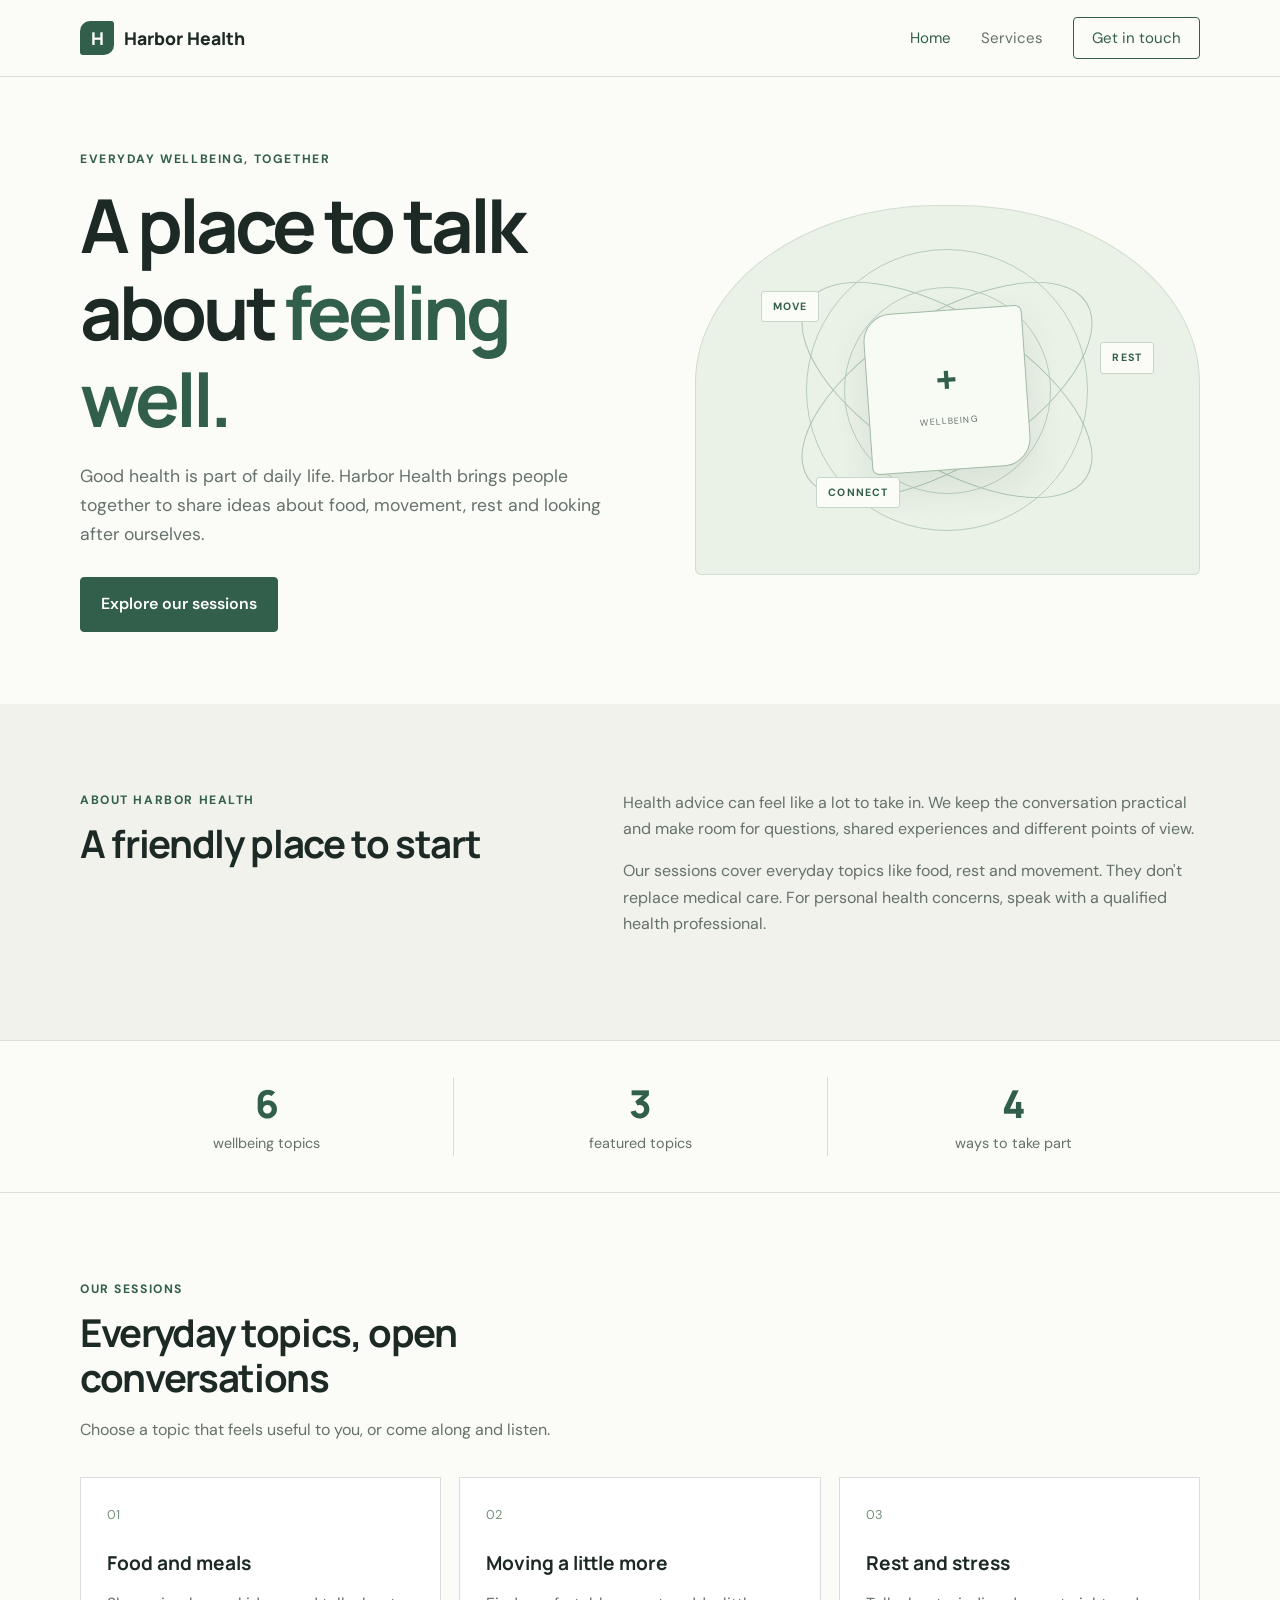
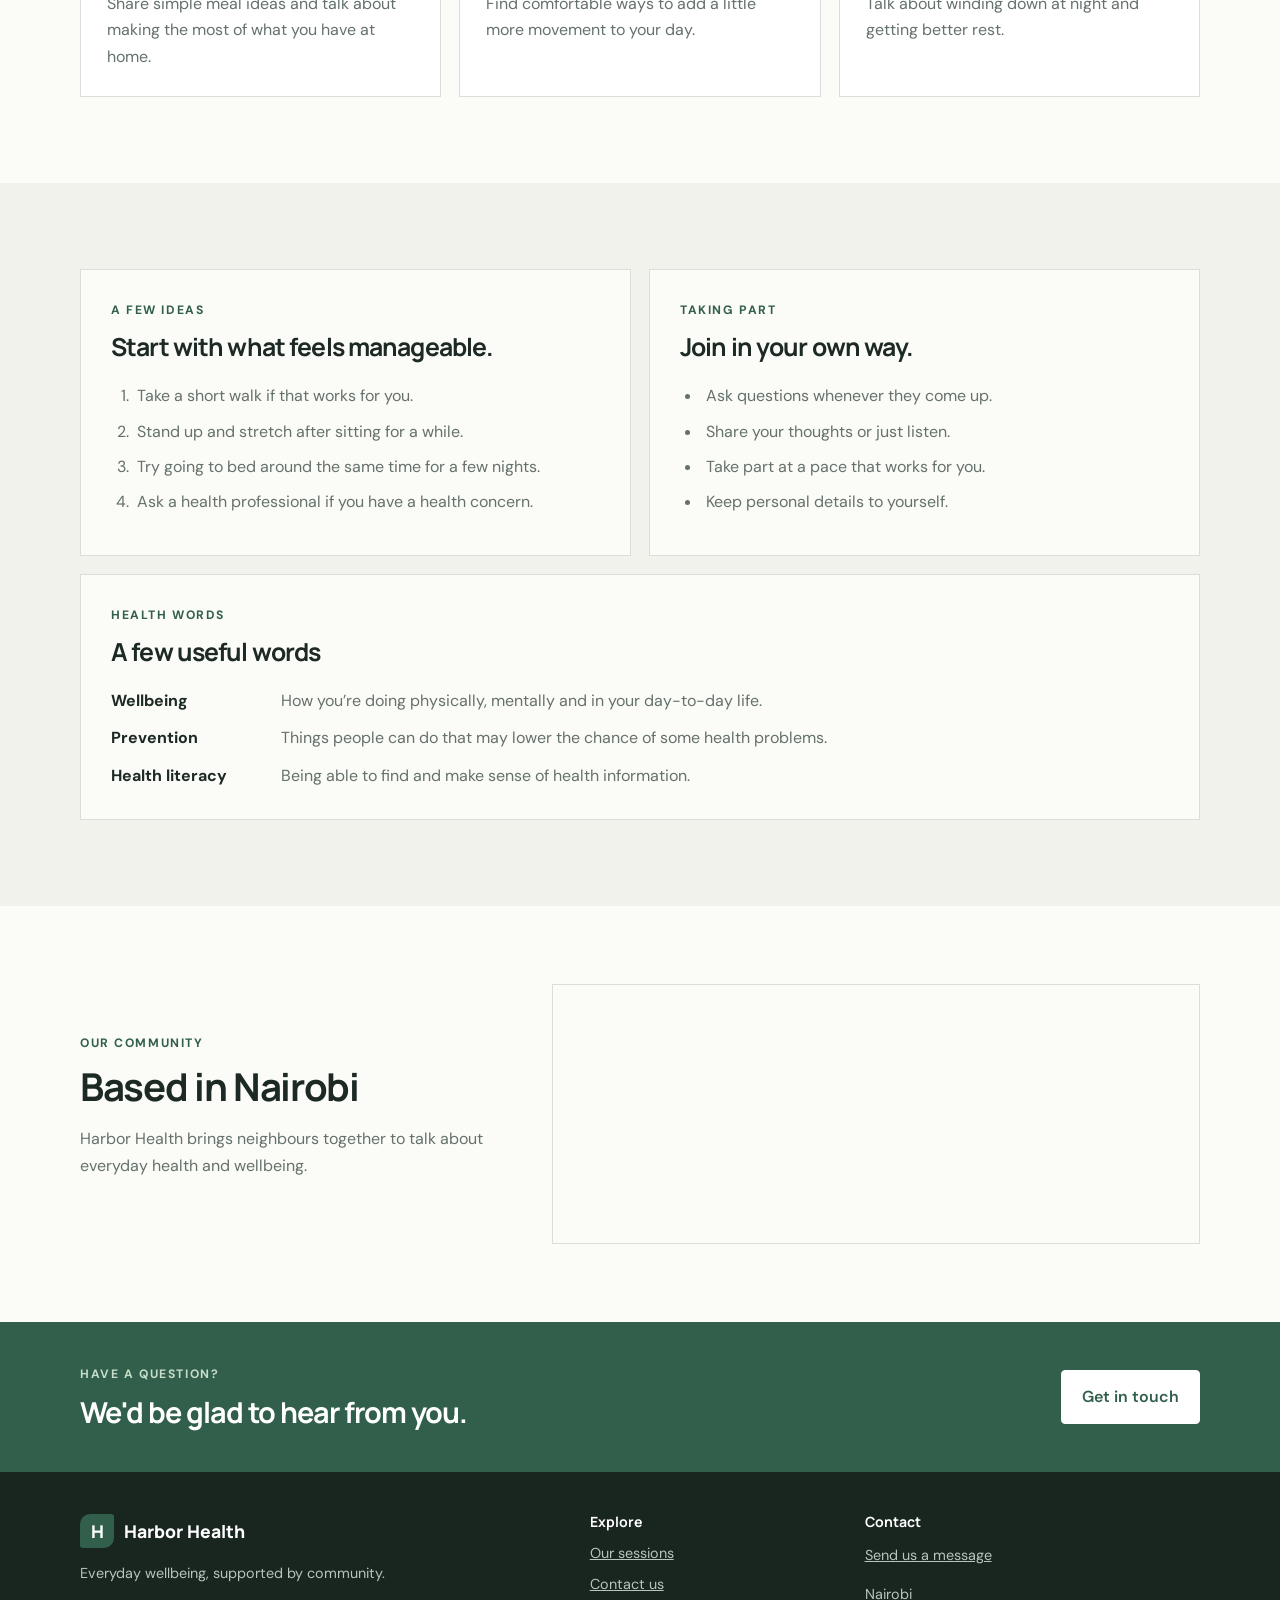
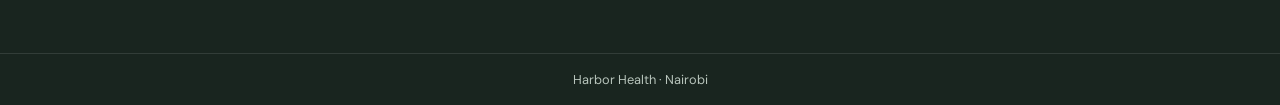
<file: index.html>
<!DOCTYPE html>
<html lang="en">
<head>
  <meta charset="UTF-8">
  <meta name="viewport" content="width=device-width, initial-scale=1.0">
  <meta name="description" content="Harbor Health brings people together to talk about everyday wellbeing.">
  <title>Harbor Health | Home</title>
  <link rel="icon" type="image/svg+xml" href="static/images/favicon.svg">
  <link rel="stylesheet" href="static/css/index.css">
</head>
<body>
  <header class="site-header">
    <nav class="nav-wrap" aria-label="Main navigation">
      <a class="brand" href="index.html"><span class="brand-mark">H</span><span>Harbor Health</span></a>
      <ul class="nav-links">
        <li><a class="current" href="index.html" aria-current="page">Home</a></li>
        <li><a href="programs.html">Services</a></li>
        <li><a class="nav-cta" href="register.html">Get in touch</a></li>
      </ul>
    </nav>
  </header>

  <main>
    <section class="hero page-width">
      <div class="hero-copy">
        <p class="eyebrow">Everyday wellbeing, together</p>
        <h1>A place to talk about <span>feeling well.</span></h1>
        <p class="hero-text">
          Good health is part of daily life. Harbor Health brings people
          together to share ideas about food, movement, rest and looking after
          ourselves.
        </p>
        <a class="button" href="programs.html">Explore our sessions</a>
      </div>
      <div class="hero-art" role="img" aria-label="Illustration of a person and a health cross">
        <div class="orbit orbit-one"></div>
        <div class="orbit orbit-two"></div>
        <div class="chip"><span class="health-cross">+</span><small>WELLBEING</small></div>
        <span class="art-label label-one">MOVE</span>
        <span class="art-label label-two">REST</span>
        <span class="art-label label-three">CONNECT</span>
      </div>
    </section>

    <section class="about section-space">
      <div class="page-width about-grid">
        <div>
          <p class="eyebrow">About Harbor Health</p>
          <h2>A friendly place to start</h2>
        </div>
        <div>
          <p>
            Health advice can feel like a lot to take in. We keep the
            conversation practical and make room for questions, shared
            experiences and different points of view.
          </p>
          <p>
            Our sessions cover everyday topics like food, rest and movement.
            They don't replace medical care. For personal health concerns,
            speak with a qualified health professional.
          </p>
        </div>
      </div>
    </section>

    <section class="stats-section section-space" aria-label="Harbor Health at a glance">
      <div class="page-width stats-grid">
        <div><strong>6</strong><span>wellbeing topics</span></div>
        <div><strong>3</strong><span>featured topics</span></div>
        <div><strong>4</strong><span>ways to take part</span></div>
      </div>
    </section>

    <section class="section-space page-width">
      <div class="section-heading">
        <p class="eyebrow">Our sessions</p>
        <h2>Everyday topics, open conversations</h2>
        <p>Choose a topic that feels useful to you, or come along and listen.</p>
      </div>
      <div class="service-grid">
        <article class="service-card">
          <span class="card-number">01</span>
          <h3>Food and meals</h3>
          <p>Share simple meal ideas and talk about making the most of what you have at home.</p>
        </article>
        <article class="service-card">
          <span class="card-number">02</span>
          <h3>Moving a little more</h3>
          <p>Find comfortable ways to add a little more movement to your day.</p>
        </article>
        <article class="service-card">
          <span class="card-number">03</span>
          <h3>Rest and stress</h3>
          <p>Talk about winding down at night and getting better rest.</p>
        </article>
      </div>
    </section>

    <section class="details-section section-space">
      <div class="page-width details-grid">
        <div class="detail-panel">
          <p class="eyebrow">A few ideas</p>
          <h2>Start with what feels manageable.</h2>
          <ol>
            <li>Take a short walk if that works for you.</li>
            <li>Stand up and stretch after sitting for a while.</li>
            <li>Try going to bed around the same time for a few nights.</li>
            <li>Ask a health professional if you have a health concern.</li>
          </ol>
        </div>
        <div class="detail-panel">
          <p class="eyebrow">Taking part</p>
          <h2>Join in your own way.</h2>
          <ul>
            <li>Ask questions whenever they come up.</li>
            <li>Share your thoughts or just listen.</li>
            <li>Take part at a pace that works for you.</li>
            <li>Keep personal details to yourself.</li>
          </ul>
        </div>
        <div class="detail-panel terms-panel">
          <p class="eyebrow">Health words</p>
          <h2>A few useful words</h2>
          <dl>
            <dt>Wellbeing</dt>
            <dd>How you’re doing physically, mentally and in your day-to-day life.</dd>
            <dt>Prevention</dt>
            <dd>Things people can do that may lower the chance of some health problems.</dd>
            <dt>Health literacy</dt>
            <dd>Being able to find and make sense of health information.</dd>
          </dl>
        </div>
      </div>
    </section>

    <section class="visit-section page-width">
      <div>
        <p class="eyebrow">Our community</p>
        <h2>Based in Nairobi</h2>
        <p>Harbor Health brings neighbours together to talk about everyday health and wellbeing.</p>
      </div>
      <iframe
        title="Map of Nairobi"
        src="https://www.openstreetmap.org/export/embed.html?bbox=36.8000%2C-1.3000%2C36.8400%2C-1.2700&amp;layer=mapnik"
        loading="lazy">
      </iframe>
    </section>

    <section class="join-strip">
      <div class="page-width join-inner">
        <div>
          <p class="eyebrow">Have a question?</p>
          <h2>We'd be glad to hear from you.</h2>
        </div>
        <a class="button button-light" href="register.html">Get in touch</a>
      </div>
    </section>
  </main>

  <footer class="site-footer">
    <div class="page-width footer-grid">
      <div>
        <a class="brand footer-brand" href="index.html"><span class="brand-mark">H</span><span>Harbor Health</span></a>
        <p>Everyday wellbeing, supported by community.</p>
      </div>
      <div>
        <h2>Explore</h2>
        <a href="programs.html">Our sessions</a>
        <a href="register.html">Contact us</a>
      </div>
      <div>
        <h2>Contact</h2>
        <a href="register.html">Send us a message</a>
        <p>Nairobi</p>
      </div>
    </div>
    <p class="copyright">Harbor Health · Nairobi</p>
  </footer>
</body>
</html>
</file>
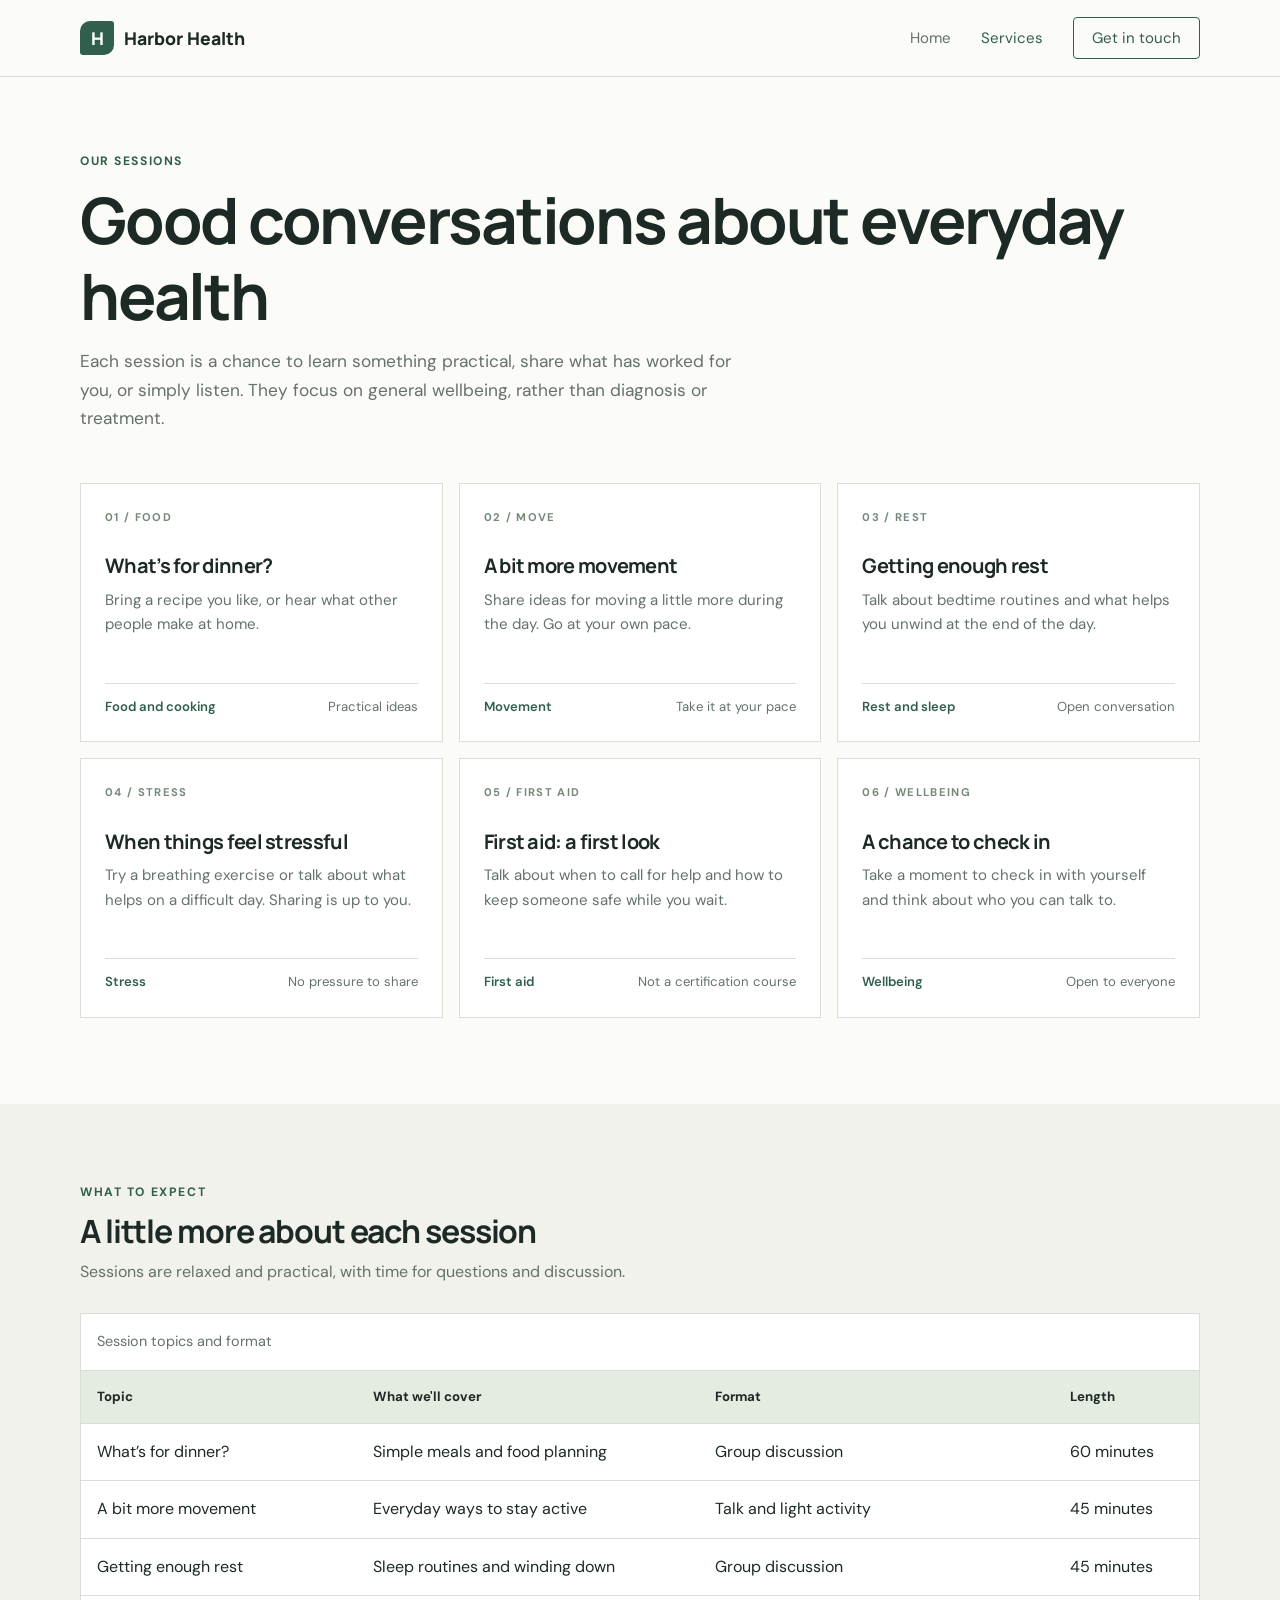
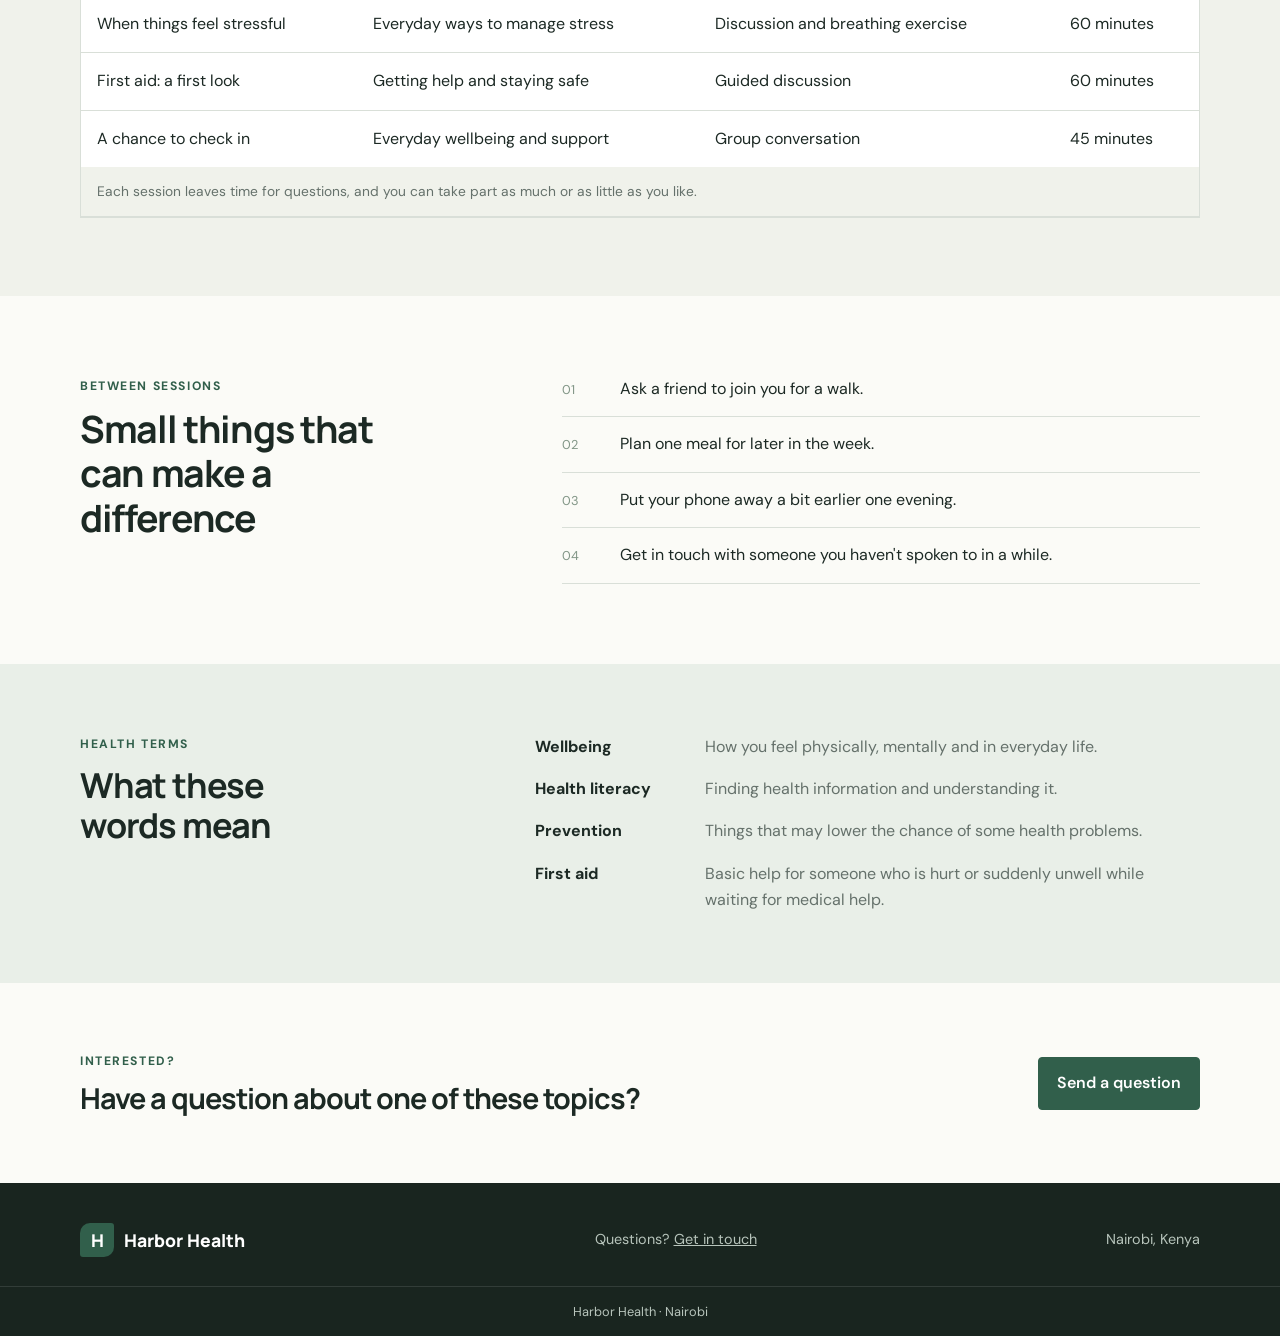
<file: programs.html>
<!DOCTYPE html>
<html lang="en">
<head>
  <meta charset="UTF-8">
  <meta name="viewport" content="width=device-width, initial-scale=1.0">
  <meta name="description" content="Explore Harbor Health sessions on food, movement, rest and everyday wellbeing.">
  <title>Harbor Health | Our Sessions</title>
  <link rel="icon" type="image/svg+xml" href="static/images/favicon.svg">
  <link rel="stylesheet" href="static/css/programs.css">
</head>
<body>
  <header class="site-header">
    <nav class="nav-wrap" aria-label="Main navigation">
      <a class="brand" href="index.html"><span class="brand-mark">H</span><span>Harbor Health</span></a>
      <ul class="nav-links">
        <li><a href="index.html">Home</a></li>
        <li><a class="current" href="programs.html" aria-current="page">Services</a></li>
        <li><a class="nav-cta" href="register.html">Get in touch</a></li>
      </ul>
    </nav>
  </header>

  <main>
    <section class="page-width page-intro">
      <p class="eyebrow">Our sessions</p>
      <h1>Good conversations about everyday health</h1>
      <p>
      Each session is a chance to learn something practical, share what has
      worked for you, or simply listen. They focus on general wellbeing,
      rather than diagnosis or treatment.
      </p>
    </section>

    <section class="page-width programs-section">
      <div class="program-grid">
        <article class="program-card">
          <span class="program-code">01 / FOOD</span>
          <h2>What’s for dinner?</h2>
          <p>Bring a recipe you like, or hear what other people make at home.</p>
          <p class="program-meta">Food and cooking <span>Practical ideas</span></p>
        </article>
        <article class="program-card">
          <span class="program-code">02 / MOVE</span>
          <h2>A bit more movement</h2>
          <p>Share ideas for moving a little more during the day. Go at your own pace.</p>
          <p class="program-meta">Movement <span>Take it at your pace</span></p>
        </article>
        <article class="program-card">
          <span class="program-code">03 / REST</span>
          <h2>Getting enough rest</h2>
          <p>Talk about bedtime routines and what helps you unwind at the end of the day.</p>
          <p class="program-meta">Rest and sleep <span>Open conversation</span></p>
        </article>
        <article class="program-card">
          <span class="program-code">04 / STRESS</span>
          <h2>When things feel stressful</h2>
          <p>Try a breathing exercise or talk about what helps on a difficult day. Sharing is up to you.</p>
          <p class="program-meta">Stress <span>No pressure to share</span></p>
        </article>
        <article class="program-card">
          <span class="program-code">05 / FIRST AID</span>
          <h2>First aid: a first look</h2>
          <p>Talk about when to call for help and how to keep someone safe while you wait.</p>
          <p class="program-meta">First aid <span>Not a certification course</span></p>
        </article>
        <article class="program-card">
          <span class="program-code">06 / WELLBEING</span>
          <h2>A chance to check in</h2>
          <p>Take a moment to check in with yourself and think about who you can talk to.</p>
          <p class="program-meta">Wellbeing <span>Open to everyone</span></p>
        </article>
      </div>
    </section>

    <section class="schedule-section">
      <div class="page-width">
        <div class="section-heading">
          <p class="eyebrow">What to expect</p>
          <h2>A little more about each session</h2>
          <p>Sessions are relaxed and practical, with time for questions and discussion.</p>
        </div>
        <div class="table-wrap">
          <table>
            <caption>Session topics and format</caption>
            <thead>
              <tr>
                <th scope="col">Topic</th>
                <th scope="col">What we'll cover</th>
                <th scope="col">Format</th>
                <th scope="col">Length</th>
              </tr>
            </thead>
            <tbody>
              <tr>
                <td>What’s for dinner?</td>
                <td>Simple meals and food planning</td>
                <td>Group discussion</td>
                <td>60 minutes</td>
              </tr>
              <tr>
                <td>A bit more movement</td>
                <td>Everyday ways to stay active</td>
                <td>Talk and light activity</td>
                <td>45 minutes</td>
              </tr>
              <tr>
                <td>Getting enough rest</td>
                <td>Sleep routines and winding down</td>
                <td>Group discussion</td>
                <td>45 minutes</td>
              </tr>
              <tr>
                <td>When things feel stressful</td>
                <td>Everyday ways to manage stress</td>
                <td>Discussion and breathing exercise</td>
                <td>60 minutes</td>
              </tr>
              <tr>
                <td>First aid: a first look</td>
                <td>Getting help and staying safe</td>
                <td>Guided discussion</td>
                <td>60 minutes</td>
              </tr>
              <tr>
                <td>A chance to check in</td>
                <td>Everyday wellbeing and support</td>
                <td>Group conversation</td>
                <td>45 minutes</td>
              </tr>
            </tbody>
            <tfoot>
              <tr>
                <td colspan="4">Each session leaves time for questions, and you can take part as much or as little as you like.</td>
              </tr>
            </tfoot>
          </table>
        </div>
      </div>
    </section>

    <section class="page-width ideas-section">
      <div class="ideas-heading">
        <p class="eyebrow">Between sessions</p>
        <h2>Small things that can make a difference</h2>
      </div>
      <div class="ideas-list">
        <article><span>01</span><p>Ask a friend to join you for a walk.</p></article>
        <article><span>02</span><p>Plan one meal for later in the week.</p></article>
        <article><span>03</span><p>Put your phone away a bit earlier one evening.</p></article>
        <article><span>04</span><p>Get in touch with someone you haven't spoken to in a while.</p></article>
      </div>
    </section>

    <section class="terms-section">
      <div class="page-width terms-inner">
        <div>
          <p class="eyebrow">Health terms</p>
          <h2>What these words mean</h2>
        </div>
        <dl>
          <dt>Wellbeing</dt>
          <dd>How you feel physically, mentally and in everyday life.</dd>
          <dt>Health literacy</dt>
          <dd>Finding health information and understanding it.</dd>
          <dt>Prevention</dt>
          <dd>Things that may lower the chance of some health problems.</dd>
          <dt>First aid</dt>
          <dd>Basic help for someone who is hurt or suddenly unwell while waiting for medical help.</dd>
        </dl>
      </div>
    </section>

    <section class="page-width programs-cta">
      <div>
        <p class="eyebrow">Interested?</p>
        <h2>Have a question about one of these topics?</h2>
      </div>
      <a class="button" href="register.html">Send a question</a>
    </section>
  </main>

  <footer class="site-footer">
    <div class="page-width footer-inner">
      <a class="brand" href="index.html"><span class="brand-mark">H</span><span>Harbor Health</span></a>
      <p>Questions? <a href="register.html">Get in touch</a></p>
      <p>Nairobi, Kenya</p>
    </div>
    <p class="copyright">Harbor Health · Nairobi</p>
  </footer>
</body>
</html>
</file>
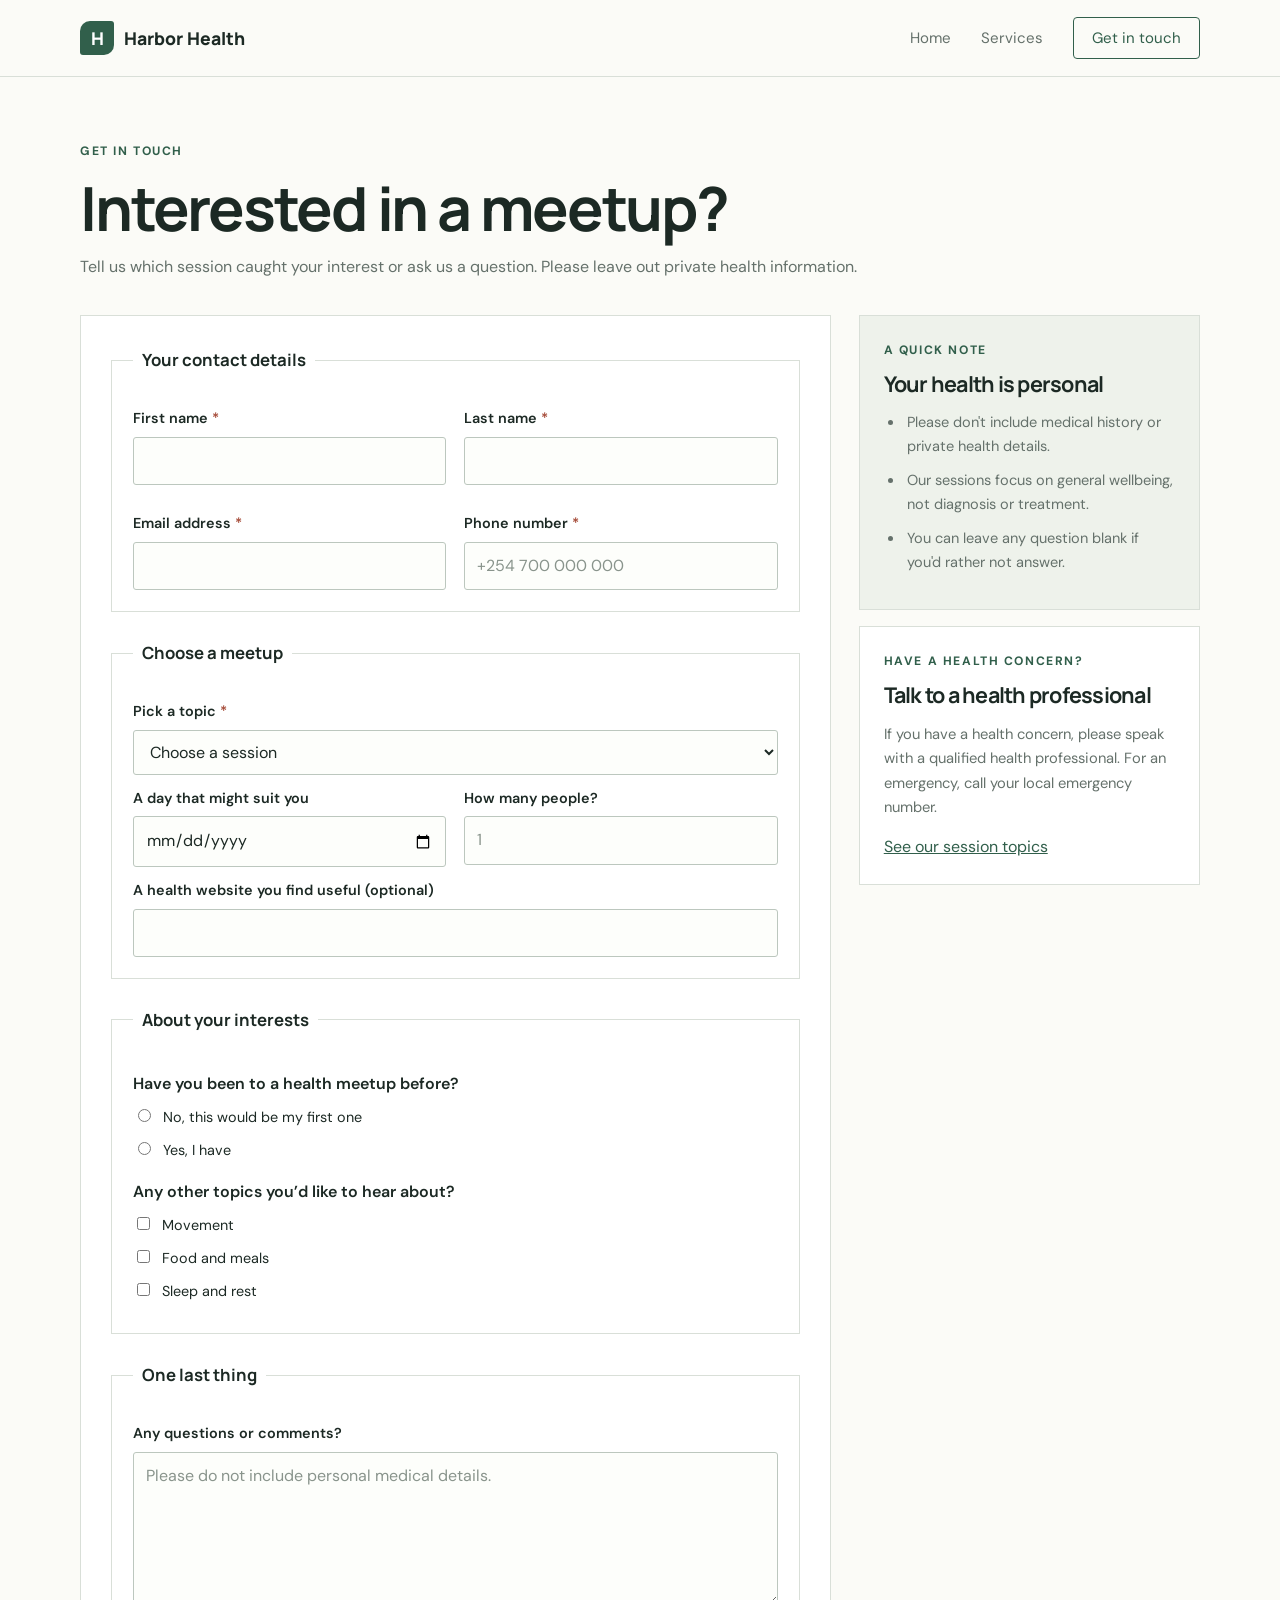
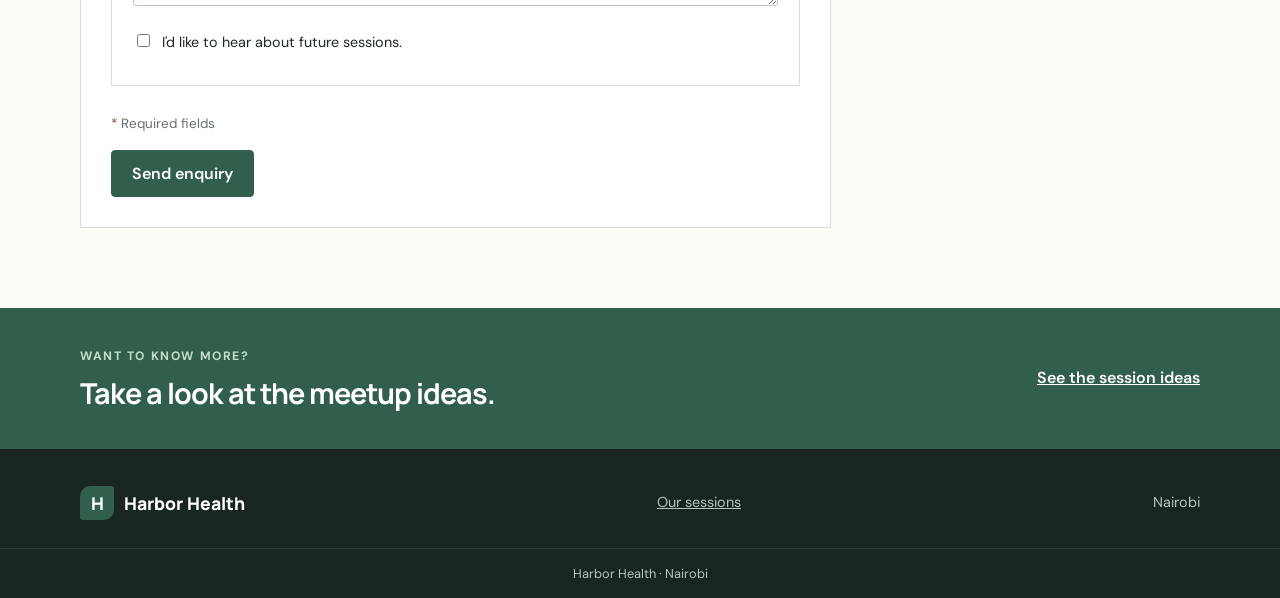
<file: register.html>
<!DOCTYPE html>
<html lang="en">
<head>
  <meta charset="UTF-8">
  <meta name="viewport" content="width=device-width, initial-scale=1.0">
  <meta name="description" content="Get in touch with Harbor Health about community wellbeing sessions.">
  <title>Harbor Health | Get in Touch</title>
  <link rel="icon" type="image/svg+xml" href="static/images/favicon.svg">
  <link rel="stylesheet" href="static/css/register.css">
</head>
<body>
  <header class="site-header">
    <nav class="nav-wrap" aria-label="Main navigation">
      <a class="brand" href="index.html"><span class="brand-mark">H</span><span>Harbor Health</span></a>
      <ul class="nav-links">
        <li><a href="index.html">Home</a></li>
        <li><a href="programs.html">Services</a></li>
        <li><a class="nav-cta current" href="register.html" aria-current="page">Get in touch</a></li>
      </ul>
    </nav>
  </header>

  <main>
    <section class="page-width register-heading">
      <p class="eyebrow">Get in touch</p>
      <h1>Interested in a meetup?</h1>
      <p>Tell us which session caught your interest or ask us a question. Please leave out private health information.</p>
    </section>

    <div class="page-width register-layout">
      <form class="register-form" action="#" method="post">
        <fieldset>
          <legend>Your contact details</legend>
          <div class="form-grid">
            <div>
              <label for="first-name">First name <span aria-hidden="true">*</span></label>
              <input type="text" id="first-name" name="first-name" autocomplete="given-name" required>
            </div>
            <div>
              <label for="last-name">Last name <span aria-hidden="true">*</span></label>
              <input type="text" id="last-name" name="last-name" autocomplete="family-name" required>
            </div>
            <div>
              <label for="email">Email address <span aria-hidden="true">*</span></label>
              <input type="email" id="email" name="email" autocomplete="email" required>
            </div>
            <div>
              <label for="phone">Phone number <span aria-hidden="true">*</span></label>
              <input type="tel" id="phone" name="phone" autocomplete="tel" placeholder="+254 700 000 000" required>
            </div>
          </div>
        </fieldset>

        <fieldset>
          <legend>Choose a meetup</legend>
          <label for="program">Pick a topic <span aria-hidden="true">*</span></label>
          <select id="program" name="program" required>
            <option value="">Choose a session</option>
            <option value="nutrition">Food and meals</option>
            <option value="movement">Moving more</option>
            <option value="sleep">Sleep and rest</option>
            <option value="stress">Everyday stress</option>
            <option value="first-aid">First aid introduction</option>
            <option value="wellbeing">Everyday wellbeing</option>
          </select>

          <div class="form-grid">
            <div>
              <label for="start-date">A day that might suit you</label>
              <input type="date" id="start-date" name="start-date">
            </div>
            <div>
              <label for="attendees">How many people?</label>
              <input type="number" id="attendees" name="attendees" min="1" max="12" placeholder="1">
            </div>
          </div>
          <label for="resource">A health website you find useful (optional)</label>
          <input type="url" id="resource" name="resource">
        </fieldset>

        <fieldset>
          <legend>About your interests</legend>
          <p class="field-question">Have you been to a health meetup before?</p>
          <label class="choice"><input type="radio" name="experience" value="no" required> No, this would be my first one</label>
          <label class="choice"><input type="radio" name="experience" value="yes"> Yes, I have</label>

          <p class="field-question">Any other topics you’d like to hear about?</p>
          <label class="choice"><input type="checkbox" name="interests" value="movement"> Movement</label>
          <label class="choice"><input type="checkbox" name="interests" value="food"> Food and meals</label>
          <label class="choice"><input type="checkbox" name="interests" value="rest"> Sleep and rest</label>
        </fieldset>

        <fieldset>
          <legend>One last thing</legend>
          <label for="message">Any questions or comments?</label>
          <textarea id="message" name="message" rows="5" placeholder="Please do not include personal medical details."></textarea>
          <label class="choice consent">
            <input type="checkbox" name="updates" value="yes">
            I'd like to hear about future sessions.
          </label>
        </fieldset>

        <p class="required-note"><span aria-hidden="true">*</span> Required fields</p>
        <button class="button" type="submit">Send enquiry</button>
      </form>

      <aside class="help-sidebar">
        <div class="sidebar-card">
          <p class="eyebrow">A quick note</p>
          <h2>Your health is personal</h2>
          <ul>
            <li>Please don't include medical history or private health details.</li>
            <li>Our sessions focus on general wellbeing, not diagnosis or treatment.</li>
            <li>You can leave any question blank if you'd rather not answer.</li>
          </ul>
        </div>
        <div class="sidebar-card contact-card">
          <p class="eyebrow">Have a health concern?</p>
          <h2>Talk to a health professional</h2>
          <p>If you have a health concern, please speak with a qualified health professional. For an emergency, call your local emergency number.</p>
          <a href="programs.html">See our session topics</a>
        </div>
      </aside>
    </div>

    <section class="closing-section">
      <div class="page-width closing-inner">
        <div>
          <p class="eyebrow">Want to know more?</p>
          <h2>Take a look at the meetup ideas.</h2>
        </div>
        <a class="text-link" href="programs.html">See the session ideas</a>
      </div>
    </section>
  </main>

  <footer class="site-footer">
    <div class="page-width footer-inner">
      <a class="brand" href="index.html"><span class="brand-mark">H</span><span>Harbor Health</span></a>
      <p><a href="programs.html">Our sessions</a></p>
      <p>Nairobi</p>
    </div>
    <p class="copyright">Harbor Health · Nairobi</p>
  </footer>
</body>
</html>
</file>
<file: static/css/index.css>
@import url("https://fonts.googleapis.com/css2?family=DM+Sans:wght@400;500;600;700&family=Manrope:wght@400;500;600;700;800&display=swap");

:root {
  --ink: #1c2924;
  --muted: #65716b;
  --green: #315f4b;
  --mint: #dcebdd;
  --paper: #fbfbf7;
  --line: #d9dfd8;
}

* { box-sizing: border-box; }
html { scroll-behavior: smooth; }
body { margin: 0; background: var(--paper); color: var(--ink); font: 16px/1.65 "DM Sans", Arial, sans-serif; }
a { color: var(--green); }
a:hover { color: #173e2c; }
.page-width { width: min(1120px, calc(100% - 48px)); margin-inline: auto; }
.site-header { position: sticky; top: 0; z-index: 5; background: rgba(251, 251, 247, .96); border-bottom: 1px solid var(--line); }
.nav-wrap { width: min(1120px, calc(100% - 48px)); min-height: 76px; margin: auto; display: flex; align-items: center; justify-content: space-between; gap: 24px; }
.brand { display: inline-flex; align-items: center; gap: 10px; color: var(--ink); font: 800 1.1rem "Manrope", Arial, sans-serif; text-decoration: none; }
.brand-mark { width: 34px; height: 34px; display: grid; place-items: center; border-radius: 10px 3px 10px 3px; background: var(--green); color: white; }
.nav-links { display: flex; align-items: center; gap: 30px; margin: 0; padding: 0; list-style: none; }
.nav-links a { color: var(--muted); text-decoration: none; font-size: .94rem; }
.nav-links a:hover, .nav-links a.current { color: var(--green); }
.nav-links .nav-cta { padding: 10px 18px; border: 1px solid var(--green); border-radius: 4px; color: var(--green); }
.nav-links .nav-cta:hover { background: var(--green); color: white; }
.hero { min-height: 540px; padding-block: 72px; display: grid; grid-template-columns: 1.05fr .95fr; align-items: center; gap: 56px; }
.eyebrow { margin: 0 0 12px; color: var(--green); font-size: .76rem; font-weight: 700; letter-spacing: .13em; text-transform: uppercase; }
h1, h2, h3 { margin-top: 0; font-family: "Manrope", "DM Sans", Arial, sans-serif; line-height: 1.17; }
h1 { max-width: 650px; margin-bottom: 20px; font-size: clamp(2.7rem, 6vw, 4.65rem); letter-spacing: -.055em; }
h1 span { color: var(--green); }
.hero-text { max-width: 540px; margin: 0 0 28px; color: var(--muted); font-size: 1.1rem; }
.button { display: inline-block; padding: 13px 20px; border: 1px solid var(--green); border-radius: 4px; background: var(--green); color: white; font-weight: 600; text-decoration: none; transition: background .2s, transform .2s; }
.button:hover { transform: translateY(-2px); background: #244b38; color: white; }
.hero-art { position: relative; min-height: 370px; display: grid; place-items: center; overflow: hidden; border: 1px solid #d0decf; border-radius: 48% 48% 6px 6px; background: #eaf1e7; }
.hero-art::before, .hero-art::after { position: absolute; content: ""; border: 1px solid #b6cdb9; border-radius: 50%; }
.hero-art::before { width: 280px; height: 280px; }
.hero-art::after { width: 205px; height: 205px; }
.orbit { position: absolute; width: 330px; height: 150px; border: 1px solid #aac4af; border-radius: 50%; transform: rotate(-32deg); }
.orbit-two { transform: rotate(32deg); }
.chip { z-index: 1; width: 160px; height: 160px; display: flex; flex-direction: column; justify-content: center; align-items: center; gap: 8px; border: 1px solid #a2bba5; border-radius: 28px 7px 28px 7px; background: #f8faf4; box-shadow: 0 16px 36px #49634b1c; transform: rotate(-4deg); }
.chip span { color: var(--green); font: 800 2.5rem "Manrope", sans-serif; }
.chip small { color: var(--muted); font-size: .55rem; letter-spacing: .12em; }
.art-label { position: absolute; z-index: 2; padding: 6px 11px; border: 1px solid #c7d7c7; border-radius: 3px; background: var(--paper); color: var(--green); font-size: .66rem; font-weight: 700; letter-spacing: .1em; }
.label-one { top: 23%; left: 13%; }
.label-two { top: 37%; right: 9%; }
.label-three { bottom: 18%; left: 24%; }
.section-space { padding-block: 86px; }
.about { background: #f0f2eb; }
.about-grid { display: grid; grid-template-columns: .9fr 1.1fr; gap: 70px; align-items: start; }
.about h2, .section-heading h2, .detail-panel h2, .visit-section h2, .join-inner h2 { margin-bottom: 0; font-size: clamp(1.8rem, 3vw, 2.6rem); letter-spacing: -.035em; }
.about-grid > div:last-child p { margin-top: 0; color: var(--muted); }
.stats-section { padding-block: 36px; border-block: 1px solid var(--line); background: var(--paper); }
.stats-grid { display: grid; grid-template-columns: repeat(3, 1fr); text-align: center; }
.stats-grid div + div { border-left: 1px solid var(--line); }
.stats-grid strong { display: block; color: var(--green); font: 800 2.4rem "Manrope", sans-serif; }
.stats-grid span { color: var(--muted); font-size: .9rem; }
.section-heading { max-width: 630px; margin-bottom: 34px; }
.section-heading h2 { margin-bottom: 9px; }
.section-heading > p:last-child { color: var(--muted); }
.service-grid { display: grid; grid-template-columns: repeat(3, 1fr); gap: 18px; }
.service-card { min-height: 220px; padding: 26px; border: 1px solid var(--line); background: white; transition: transform .2s, box-shadow .2s; }
.service-card:hover { transform: translateY(-4px); box-shadow: 0 14px 30px #24392d12; }
.card-number { display: block; margin-bottom: 27px; color: #77917e; font-size: .8rem; }
.service-card h3 { margin-bottom: 9px; font-size: 1.2rem; }
.service-card p { margin-bottom: 0; color: var(--muted); }
.details-section { background: #f0f2eb; }
.details-grid { display: grid; grid-template-columns: 1fr 1fr; gap: 18px; }
.detail-panel { padding: 30px; border: 1px solid var(--line); background: var(--paper); }
.detail-panel h2 { margin-bottom: 22px; font-size: 1.55rem; }
.detail-panel ol, .detail-panel ul { margin: 0; padding-left: 22px; color: var(--muted); }
.detail-panel li { margin-bottom: 9px; padding-left: 4px; }
.terms-panel { grid-column: 1 / -1; }
.terms-panel dl { display: grid; grid-template-columns: 150px 1fr; gap: 11px 20px; margin: 0; }
.terms-panel dt { font-weight: 700; }
.terms-panel dd { margin: 0; color: var(--muted); }
.visit-section { padding-block: 78px; display: grid; grid-template-columns: .8fr 1.2fr; gap: 40px; align-items: center; }
.visit-section p:last-child { color: var(--muted); }
.visit-section iframe { width: 100%; height: 260px; border: 1px solid var(--line); filter: saturate(.7); }
.join-strip { padding-block: 42px; background: var(--green); color: white; }
.join-inner { display: flex; align-items: center; justify-content: space-between; gap: 24px; }
.join-inner .eyebrow { color: #c5ddc9; }
.join-inner h2 { font-size: 1.8rem; }
.button-light { flex: 0 0 auto; border-color: #fff; background: white; color: var(--green); }
.button-light:hover { background: #eaf1e7; color: var(--green); }
.site-footer { padding-top: 42px; background: #19251f; color: #dce4dd; }
.footer-grid { display: grid; grid-template-columns: 1.4fr .7fr 1fr; gap: 40px; padding-bottom: 32px; }
.footer-brand { color: white; }
.site-footer p, .site-footer a:not(.brand) { color: #b8c5bc; font-size: .9rem; }
.footer-grid > div:nth-child(2) a { display: block; margin-bottom: 7px; }
.footer-grid h2 { margin: 0 0 12px; color: white; font-size: .88rem; }
.copyright { margin: 0; padding: 15px 24px; border-top: 1px solid #ffffff1c; text-align: center; font-size: .8rem !important; }
@media (max-width: 760px) {
  .hero { min-height: auto; grid-template-columns: 1fr; padding-block: 56px; }
  .hero-art { min-height: 320px; }
  .about-grid, .visit-section { grid-template-columns: 1fr; gap: 24px; }
  .service-grid { grid-template-columns: 1fr; }
  .service-card { min-height: 0; }
  .footer-grid { grid-template-columns: 1fr 1fr; }
}
@media (max-width: 520px) {
  .page-width, .nav-wrap { width: min(100% - 32px, 1120px); }
  .nav-wrap { min-height: 68px; align-items: flex-start; flex-direction: column; justify-content: center; gap: 10px; }
  .nav-links { width: 100%; gap: 20px; }
  .nav-links .nav-cta { padding: 6px 12px; }
  .hero { padding-block: 42px; }
  .hero-art { min-height: 270px; }
  .section-space { padding-block: 58px; }
  .stats-grid strong { font-size: 1.9rem; }
  .terms-panel dl { grid-template-columns: 1fr; gap: 4px; }
  .terms-panel dd { margin-bottom: 12px; }
  .join-inner { align-items: flex-start; flex-direction: column; }
  .footer-grid { grid-template-columns: 1fr; gap: 20px; }
}
</file>
<file: static/css/programs.css>
@import url("https://fonts.googleapis.com/css2?family=DM+Sans:wght@400;500;600;700&family=Manrope:wght@400;500;600;700;800&display=swap");

:root {
  --ink: #1c2924;
  --muted: #65716b;
  --green: #315f4b;
  --mint: #dcebdd;
  --paper: #fbfbf7;
  --line: #d9dfd8;
}

* { box-sizing: border-box; }
body { margin: 0; background: var(--paper); color: var(--ink); font: 16px/1.65 "DM Sans", Arial, sans-serif; }
a { color: var(--green); }
a:hover { color: #173e2c; }
.page-width { width: min(1120px, calc(100% - 48px)); margin-inline: auto; }
.site-header { position: sticky; top: 0; z-index: 5; background: rgba(251, 251, 247, .96); border-bottom: 1px solid var(--line); }
.nav-wrap { width: min(1120px, calc(100% - 48px)); min-height: 76px; margin: auto; display: flex; align-items: center; justify-content: space-between; gap: 24px; }
.brand { display: inline-flex; align-items: center; gap: 10px; color: var(--ink); font: 800 1.1rem "Manrope", Arial, sans-serif; text-decoration: none; }
.brand-mark { width: 34px; height: 34px; display: grid; place-items: center; border-radius: 10px 3px 10px 3px; background: var(--green); color: white; }
.nav-links { display: flex; align-items: center; gap: 30px; margin: 0; padding: 0; list-style: none; }
.nav-links a { color: var(--muted); text-decoration: none; font-size: .94rem; }
.nav-links a:hover, .nav-links a.current { color: var(--green); }
.nav-links .nav-cta { padding: 10px 18px; border: 1px solid var(--green); border-radius: 4px; color: var(--green); }
.nav-links .nav-cta:hover { background: var(--green); color: white; }
h1, h2 { margin-top: 0; font-family: "Manrope", "DM Sans", Arial, sans-serif; line-height: 1.18; letter-spacing: -.035em; }
.eyebrow { margin: 0 0 11px; color: var(--green); font-size: .76rem; font-weight: 700; letter-spacing: .13em; text-transform: uppercase; }
.page-intro { padding-block: 74px 50px; }
.page-intro h1 { margin-bottom: 14px; font-size: clamp(2.5rem, 5vw, 4rem); }
.page-intro > p:last-child { max-width: 670px; margin: 0; color: var(--muted); font-size: 1.08rem; }
.programs-section { padding-bottom: 86px; }
.program-grid { display: grid; grid-template-columns: repeat(3, 1fr); gap: 16px; }
.program-card { min-height: 245px; padding: 24px; border: 1px solid var(--line); background: white; transition: border-color .2s, transform .2s; }
.program-card:hover { transform: translateY(-3px); border-color: #829a87; }
.program-code { display: block; margin-bottom: 28px; color: #758a79; font-size: .7rem; font-weight: 700; letter-spacing: .12em; }
.program-card h2 { margin-bottom: 10px; font-size: 1.25rem; }
.program-card > p:not(.program-meta) { min-height: 78px; margin: 0 0 17px; color: var(--muted); font-size: .94rem; }
.program-meta { display: flex; justify-content: space-between; gap: 10px; margin: 0; padding-top: 12px; border-top: 1px solid var(--line); color: var(--green); font-size: .82rem; font-weight: 600; }
.program-meta span { color: var(--muted); font-weight: 400; text-align: right; }
.schedule-section { padding-block: 78px; background: #f0f2eb; }
.section-heading { margin-bottom: 28px; }
.section-heading h2 { margin-bottom: 8px; font-size: 2rem; }
.section-heading > p:last-child { margin: 0; color: var(--muted); }
.table-wrap { overflow-x: auto; border: 1px solid var(--line); background: white; }
table { width: 100%; border-collapse: collapse; text-align: left; }
caption { padding: 16px; border-bottom: 1px solid var(--line); color: var(--muted); text-align: left; font-size: .9rem; }
th, td { padding: 15px 16px; border-bottom: 1px solid var(--line); }
thead th { background: #e4ebe1; color: var(--ink); font-size: .83rem; }
tbody tr:last-child td { border-bottom: 0; }
tbody tr:hover { background: #f8faf6; }
tfoot td { padding: 13px 16px; background: #f0f2eb; color: var(--muted); font-size: .86rem; }
.ideas-section { padding-block: 80px; display: grid; grid-template-columns: .8fr 1.2fr; gap: 56px; }
.ideas-heading h2 { max-width: 330px; font-size: 2.35rem; }
.ideas-list article { display: grid; grid-template-columns: 44px 1fr; gap: 14px; align-items: baseline; padding: 14px 0; border-bottom: 1px solid var(--line); }
.ideas-list article:first-child { padding-top: 0; }
.ideas-list article span { color: #829687; font-size: .8rem; }
.ideas-list article p { margin: 0; }
.terms-section { padding-block: 70px; background: #e9efe8; }
.terms-inner { display: grid; grid-template-columns: .75fr 1.25fr; gap: 56px; }
.terms-inner h2 { max-width: 270px; font-size: 2.15rem; }
.terms-inner dl { display: grid; grid-template-columns: 150px 1fr; gap: 16px 20px; margin: 0; }
.terms-inner dt { font-weight: 700; }
.terms-inner dd { margin: 0; color: var(--muted); }
.programs-cta { min-height: 200px; display: flex; align-items: center; justify-content: space-between; gap: 24px; }
.programs-cta h2 { margin: 0; font-size: 1.8rem; }
.button { display: inline-block; padding: 12px 18px; border: 1px solid var(--green); border-radius: 4px; background: var(--green); color: white; font-weight: 600; text-decoration: none; white-space: nowrap; }
.button:hover { background: #244b38; color: white; }
.site-footer { padding-top: 30px; background: #19251f; color: #dce4dd; }
.footer-inner { display: flex; justify-content: space-between; align-items: center; gap: 20px; padding-bottom: 20px; }
.footer-inner .brand { color: white; }
.footer-inner p, .footer-inner a:not(.brand) { color: #b8c5bc; font-size: .9rem; }
.copyright { margin: 0; padding: 14px; border-top: 1px solid #ffffff1c; color: #b8c5bc; text-align: center; font-size: .8rem; }
@media (max-width: 800px) {
  .program-grid { grid-template-columns: repeat(2, 1fr); }
  .ideas-section, .terms-inner { grid-template-columns: 1fr; gap: 24px; }
  .ideas-heading h2, .terms-inner h2 { max-width: none; }
}
@media (max-width: 560px) {
  .page-width, .nav-wrap { width: min(100% - 32px, 1120px); }
  .nav-wrap { min-height: 68px; align-items: flex-start; flex-direction: column; justify-content: center; gap: 10px; }
  .nav-links { width: 100%; gap: 20px; }
  .nav-links .nav-cta { padding: 6px 12px; }
  .page-intro { padding-block: 50px 32px; }
  .program-grid { grid-template-columns: 1fr; }
  .program-card { min-height: 0; }
  .program-card > p:not(.program-meta) { min-height: 0; }
  .program-meta { justify-content: flex-start; }
  th, td { min-width: 110px; padding: 12px; }
  .terms-inner dl { grid-template-columns: 1fr; gap: 5px; }
  .terms-inner dd { margin-bottom: 10px; }
  .programs-cta, .footer-inner { align-items: flex-start; flex-direction: column; justify-content: center; }
}
</file>
<file: static/css/register.css>
@import url("https://fonts.googleapis.com/css2?family=DM+Sans:wght@400;500;600;700&family=Manrope:wght@400;500;600;700;800&display=swap");

:root {
  --ink: #1c2924;
  --muted: #65716b;
  --green: #315f4b;
  --mint: #dcebdd;
  --paper: #fbfbf7;
  --line: #d9dfd8;
}

* { box-sizing: border-box; }
body { margin: 0; background: var(--paper); color: var(--ink); font: 16px/1.65 "DM Sans", Arial, sans-serif; }
a { color: var(--green); }
a:hover { color: #173e2c; }
.page-width { width: min(1120px, calc(100% - 48px)); margin-inline: auto; }
.site-header { position: sticky; top: 0; z-index: 5; background: rgba(251, 251, 247, .96); border-bottom: 1px solid var(--line); }
.nav-wrap { width: min(1120px, calc(100% - 48px)); min-height: 76px; margin: auto; display: flex; align-items: center; justify-content: space-between; gap: 24px; }
.brand { display: inline-flex; align-items: center; gap: 10px; color: var(--ink); font: 800 1.1rem "Manrope", Arial, sans-serif; text-decoration: none; }
.brand-mark { width: 34px; height: 34px; display: grid; place-items: center; border-radius: 10px 3px 10px 3px; background: var(--green); color: white; }
.nav-links { display: flex; align-items: center; gap: 30px; margin: 0; padding: 0; list-style: none; }
.nav-links a { color: var(--muted); text-decoration: none; font-size: .94rem; }
.nav-links a:hover, .nav-links a.current { color: var(--green); }
.nav-links .nav-cta { padding: 10px 18px; border: 1px solid var(--green); border-radius: 4px; color: var(--green); }
.nav-links .nav-cta:hover { background: var(--green); color: white; }
h1, h2 { margin-top: 0; font-family: "Manrope", "DM Sans", Arial, sans-serif; line-height: 1.18; letter-spacing: -.035em; }
.eyebrow { margin: 0 0 11px; color: var(--green); font-size: .76rem; font-weight: 700; letter-spacing: .13em; text-transform: uppercase; }
.register-heading { padding-block: 64px 35px; }
.register-heading h1 { margin-bottom: 10px; font-size: clamp(2.5rem, 5vw, 3.8rem); }
.register-heading > p:last-child { margin: 0; color: var(--muted); }
.register-layout { display: grid; grid-template-columns: minmax(0, 1.65fr) minmax(240px, .75fr); align-items: start; gap: 28px; padding-bottom: 80px; }
.register-form { padding: 30px; border: 1px solid var(--line); background: white; }
fieldset { min-width: 0; margin: 0 0 27px; padding: 21px; border: 1px solid var(--line); }
legend { padding: 0 9px; font-family: "Manrope", sans-serif; font-size: 1.05rem; font-weight: 700; }
.form-grid { display: grid; grid-template-columns: 1fr 1fr; gap: 15px 18px; }
label { display: block; margin: 12px 0 6px; font-size: .9rem; font-weight: 600; }
label span, .required-note span { color: #a44835; }
input[type="text"], input[type="email"], input[type="tel"], input[type="date"], input[type="number"], input[type="url"], select, textarea { width: 100%; min-height: 44px; padding: 10px 12px; border: 1px solid #bcc7be; border-radius: 3px; background: #fdfefb; color: var(--ink); font: inherit; }
input::placeholder, textarea::placeholder { color: #89948c; }
input:focus, select:focus, textarea:focus { outline: 2px solid #91b89b; outline-offset: 1px; border-color: var(--green); }
textarea { min-height: 125px; resize: vertical; }
.field-question { margin: 16px 0 5px; font-weight: 600; }
.choice { display: block; margin: 9px 0; font-weight: 400; }
.choice input { margin-right: 8px; accent-color: var(--green); }
.consent { margin-top: 17px; }
.required-note { margin: 0 0 15px; color: var(--muted); font-size: .84rem; }
.button { padding: 12px 20px; border: 1px solid var(--green); border-radius: 4px; background: var(--green); color: white; font: 600 1rem "DM Sans", sans-serif; cursor: pointer; transition: background .2s; }
.button:hover { background: #244b38; }
.help-sidebar { position: sticky; top: 105px; }
.sidebar-card { margin-bottom: 16px; padding: 24px; border: 1px solid var(--line); background: #eef2eb; }
.sidebar-card h2 { margin-bottom: 12px; font-size: 1.35rem; }
.sidebar-card ul { margin: 14px 0 0; padding-left: 20px; color: var(--muted); font-size: .91rem; }
.sidebar-card li { margin-bottom: 10px; padding-left: 3px; }
.sidebar-card p:not(.eyebrow) { color: var(--muted); font-size: .92rem; }
.contact-card { background: white; }
.closing-section { padding-block: 38px; background: var(--green); color: white; }
.closing-inner { display: flex; justify-content: space-between; align-items: center; gap: 20px; }
.closing-inner .eyebrow { color: #c5ddc9; }
.closing-inner h2 { margin: 0; font-size: 1.8rem; }
.text-link { color: white; font-weight: 600; }
.text-link:hover { color: #dcebdd; }
.site-footer { padding-top: 28px; background: #19251f; color: #dce4dd; }
.footer-inner { display: flex; align-items: center; justify-content: space-between; gap: 20px; padding-bottom: 18px; }
.footer-inner .brand { color: white; }
.footer-inner p, .footer-inner a:not(.brand) { color: #b8c5bc; font-size: .9rem; }
.copyright { margin: 0; padding: 14px; border-top: 1px solid #ffffff1c; color: #b8c5bc; text-align: center; font-size: .8rem; }
@media (max-width: 780px) {
  .register-layout { grid-template-columns: 1fr; }
  .help-sidebar { position: static; display: grid; grid-template-columns: 1fr 1fr; gap: 16px; }
  .sidebar-card { margin: 0; }
}
@media (max-width: 560px) {
  .page-width, .nav-wrap { width: min(100% - 32px, 1120px); }
  .nav-wrap { min-height: 68px; align-items: flex-start; flex-direction: column; justify-content: center; gap: 10px; }
  .nav-links { width: 100%; gap: 20px; }
  .nav-links .nav-cta { padding: 6px 12px; }
  .register-heading { padding-block: 48px 26px; }
  .register-form { padding: 18px; }
  fieldset { padding: 15px; }
  .form-grid, .help-sidebar { grid-template-columns: 1fr; }
  .closing-inner, .footer-inner { align-items: flex-start; flex-direction: column; }
}
</file>
